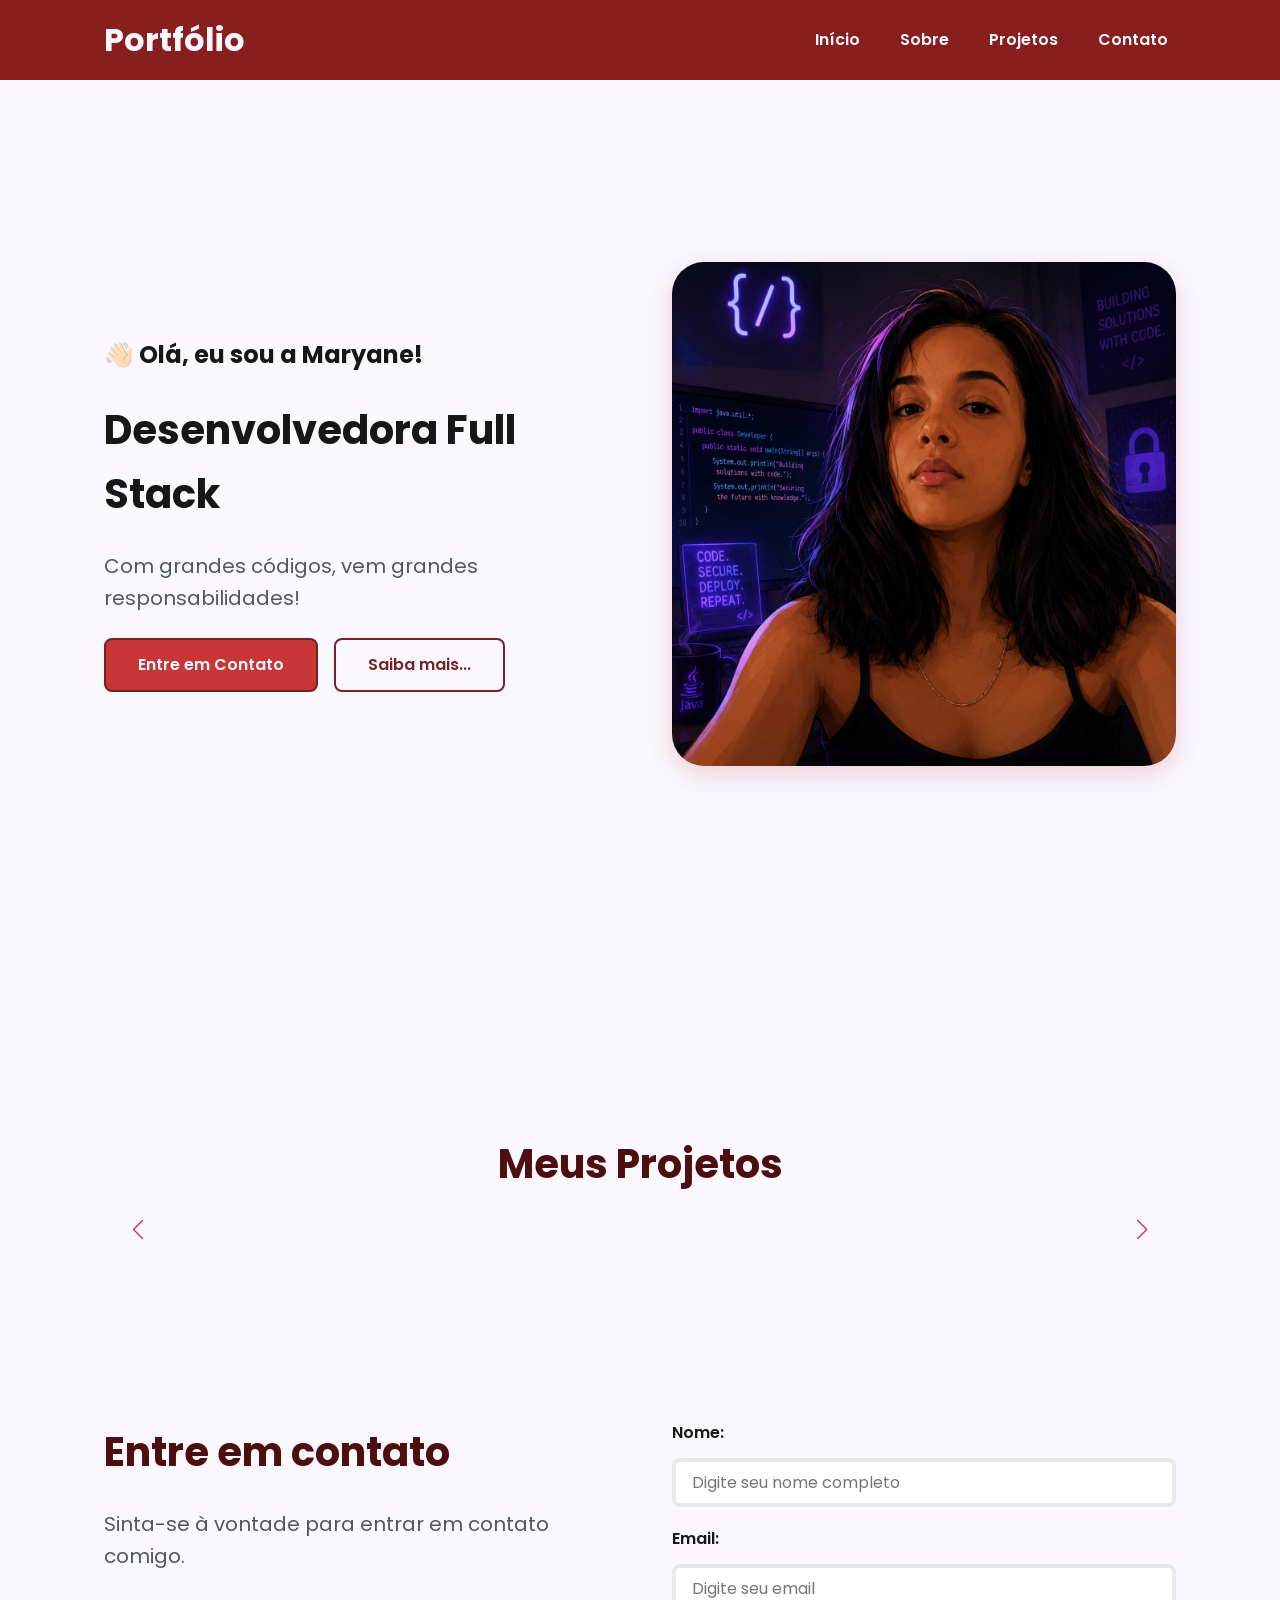
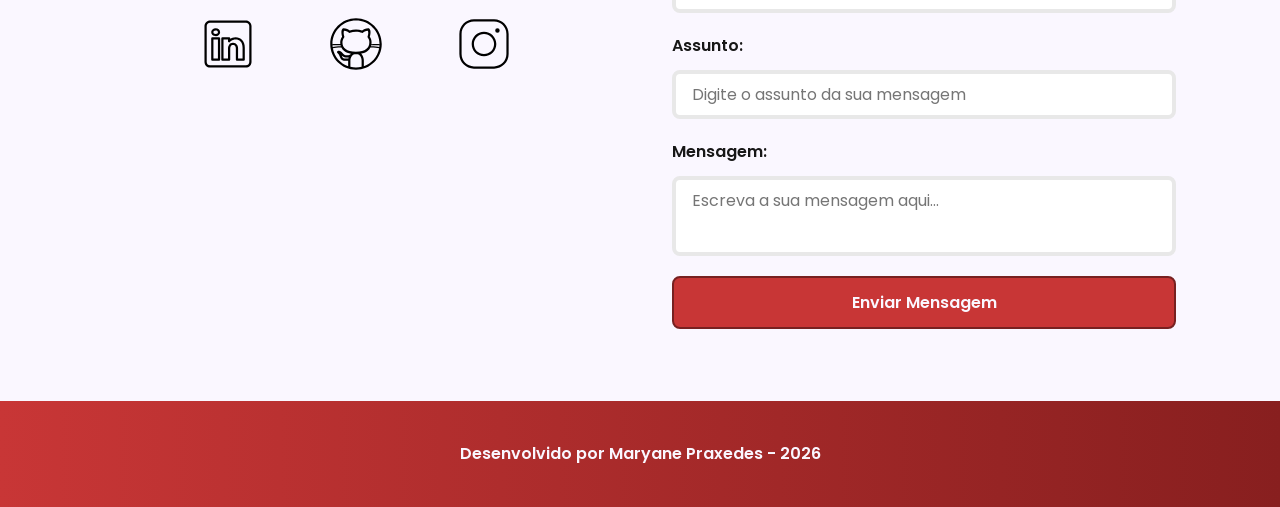
<file: index.html>
<!DOCTYPE html>
<html lang="pt-br">

<head>

    <!-- Fontes do Google -->
    <link rel="preconnect" href="https://fonts.googleapis.com">
    <link rel="preconnect" href="https://fonts.gstatic.com" crossorigin>

    <!-- Fonte do Google - Poppins -->
    <link href="https://fonts.googleapis.com/css2?family=Poppins&display=swap" rel="stylesheet">

    <meta charset="UTF-8">
    <meta name="viewport" content="width=device-width, initial-scale=1.0">

    <meta name="author" content="Maryane Praxedes">

    <meta name="description" content="Portfólio Pessoal da Maryane Praxedes, 
                    desenvolvedora Full Stack especializada em criar experiências 
                    digitais incríveis. Conheça meus projetos e entre em contato.">

    <meta name="robots" content="index, follow">

    <link rel="icon" type="image/svg+xml" href="./assets/img/favicon.svg">

    <!-- SWIPER CSS -->
    <link rel="stylesheet" href="https://cdn.jsdelivr.net/npm/swiper@11/swiper-bundle.min.css">

    <!-- CSS principal da página -->
    <link rel="stylesheet" href="./assets/css/styles.css">

    <title>Portfólio da Maryane</title>
</head>

<body>

    <!--- Cabeçalho da Página -->
    <header>
        <div class="menu-content">
            <!-- Título do cabeçalho -->
            <a href="index.html" id="titulo">Portfólio</a>

            <!-- Menu de Navegação -->
            <nav>
                <ul class="menu-list">
                    <li><a href="#hero">Início</a></li>
                    <li><a href="#about">Sobre</a></li>
                    <li><a href="#projects">Projetos</a></li>
                    <li><a href="#contact">Contato</a></li>

                </ul>
            </nav>
        </div>
    </header>

    <!--- Conteúdo Principal da Página -->
    <main>

        <!-- Seção Hero -->
        <section id="hero" class="section-container hero-container">

            <!-- Boas Vindas-->
            <article class="hero-content">
                <span>👋🏻 Olá, eu sou a Maryane!</span>
                <h1>Desenvolvedora Full Stack</h1>
                <p>Com grandes códigos, vem grandes responsabilidades!</p>

                <div class="buttons-container">
                    <a href="#contact" class="botao">Entre em Contato</a>
                    <a href="#about" class="botao-outline">Saiba mais...</a>
                </div>
            </article>

            <!-- Imagem da Seção Hero -->
            <figure class="hero-image">
                <img src="./eu desenho.png" alt="Foto do autor do site" class="float-animation">
            </figure>

        </section>

        <!-- Seção Sobre Mim -->
        <section id="about" class="section-container about-container">



        </section>

        <!-- Seção Projetos -->
        <section id="projects" class="section-container projects-container">

            <h2>Meus Projetos</h2>

            <!-- Swiper Container -->
            <div class="swiper projects-swiper">
                <div class="swiper-wrapper">

                </div>

                <!-- Botões de Navegação -->
                <div class="swiper-button-next"></div>
                <div class="swiper-button-prev"></div>

                <!-- Paginação -->
                <div class="swiper-pagination"></div>

            </div>

        </section>

        <!-- Seção Contato -->
        <section id="contact" class="section-container contact-container">

            <!-- Redes Sociais-->
            <article class="contact-info">
                <h2>Entre em contato</h2>
                <p>Sinta-se à vontade para entrar em contato comigo.</p>

                <!-- Links das Redes Sociais -->
                <div class="social-container">

                    <a href="https://www.linkedin.com/in/marypraxedes/" target="_blank" class="social-icon"
                        aria-label="LinkedIn">
                        <img src="./assets/icons/social/linkedin.svg" alt="Link para o LinkedIn">
                    </a>

                    <a href="https://github.com/marypraxedes" target="_blank" class="social-icon" aria-label="GitHub">
                        <img src="./assets/icons/social/github.svg" alt="Link para o GitHub">
                    </a>

                    <a href="https://instagram.com/mary_praxedes" target="_blank" class="social-icon"
                        aria-label="Instagram">
                        <img src="./assets/icons/social/instagram.svg" alt="Link para o Instagram">
                    </a>
                </div>
            </article>



            <!-- Formulário de Contato -->
            <form id="formulario" action  = "https://formsubmit.co/64e0d5ed442a7a50af0a026faa2973d2" method = "POST">

                <input type = "hidden" name="_next" value="https://marypraxedes.github.io/portfolio/success.html">
                <input type = "hidden" name="_captcha" value="false">

                <label for="nome">Nome:</label>
                <input id="nome" name="nome" type="text" placeholder="Digite seu nome completo">
                <span id="erro-nome"></span>


                <label for="email">Email:</label>
                <input id="email" name="email" type="text" placeholder="Digite seu email">
                <span id="erro-email"></span>

                <label for="assunto">Assunto:</label>
                <input id="assunto" name="assunto" type="text" placeholder="Digite o assunto da sua mensagem">
                <span id="erro-assunto"></span>

                <label for="mensagem">Mensagem:</label>
                <textarea id="mensagem" name="mensagem" placeholder="Escreva a sua mensagem aqui..."></textarea>
                <span id="erro-mensagem"></span>

                <button class="botao" type="submit">Enviar Mensagem</button>

            </form>

        </section>


    </main>

    <!--- Rodapé da Página -->
    <footer>
        Desenvolvido por Maryane Praxedes - 2026
    </footer>

    <!-- SWIPER JS -->
    <script src="https://cdn.jsdelivr.net/npm/swiper@11/swiper-bundle.min.js"></script>

    <script src="./assets/js/script.js"></script>


</body>

</html>
</file>
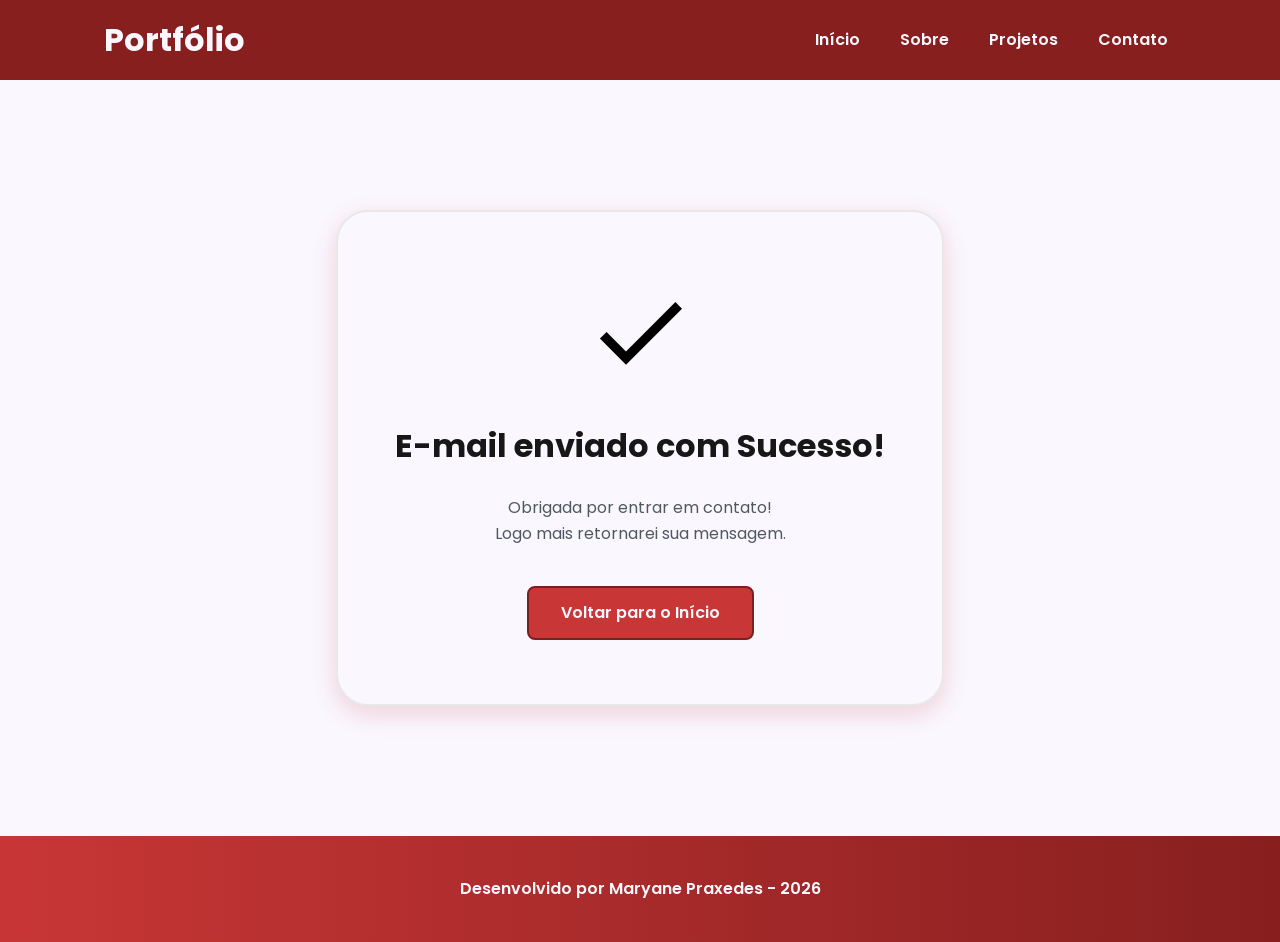
<file: success.html>
<!DOCTYPE html>
<html lang="pt-br">

<head>

    <!-- Fontes do Google -->
    <link rel="preconnect" href="https://fonts.googleapis.com">
    <link rel="preconnect" href="https://fonts.gstatic.com" crossorigin>

    <!-- Fonte do Google - Poppins -->
    <link href="https://fonts.googleapis.com/css2?family=Poppins&display=swap" rel="stylesheet">

    <meta charset="UTF-8">
    <meta name="viewport" content="width=device-width, initial-scale=1.0">
    <meta name="author" content="Maryane Praxedes">
    <meta name="description" content="Portfólio Pessoal da Maryane Praxedes, 
                    desenvolvedora Full Stack especializada em criar experiências 
                    digitais incríveis. Conheça meus projetos e entre em contato.">
    <meta name="robots" content="index, follow">

    <link rel="icon" type="image/svg+xml" href="./assets/img/favicon.svg">

    <!-- CSS principal da página -->
    <link rel="stylesheet" href="./assets/css/styles.css">

    <title>Portfólio da Maryane</title>
</head>

<body>

    <!-- Cabeçalho da Página (header) -->
    <header class="menu-container">
        <div class="menu-content">
            <a href="index.html" id="titulo">Portfólio</a>

            <nav>
                <ul class="menu-list">
                    <li><a href="index.html#hero">Início</a></li>
                    <li><a href="index.html#about">Sobre</a></li>
                    <li><a href="index.html#projects">Projetos</a></li>
                    <li><a href="index.html#contact">Contato</a></li>
                </ul>
            </nav>
        </div>
    </header>

    <!-- Seção Principal da Página (main) -->
    <main>

        <!-- Mensagem de Sucesso -->
        <section class="success-container">
            <article class="success-content">

                <figure class="success-icon">
                    <img src="./assets/img/success.svg" alt="Ilustração de sucesso" class="float-animation" width="20%">
                </figure>

                <h1>E-mail enviado com Sucesso!</h1>
                <h2>Obrigada por entrar em contato! <br> Logo mais retornarei sua mensagem.</h2>

                <a class="botao" href="index.html">Voltar para o Início</a>

            </article>
        </section>

    </main>

    <!-- Rodapé da Página (footer) -->
    <footer>
        Desenvolvido por Maryane Praxedes - 2026
    </footer>

</body>

</html>
</file>
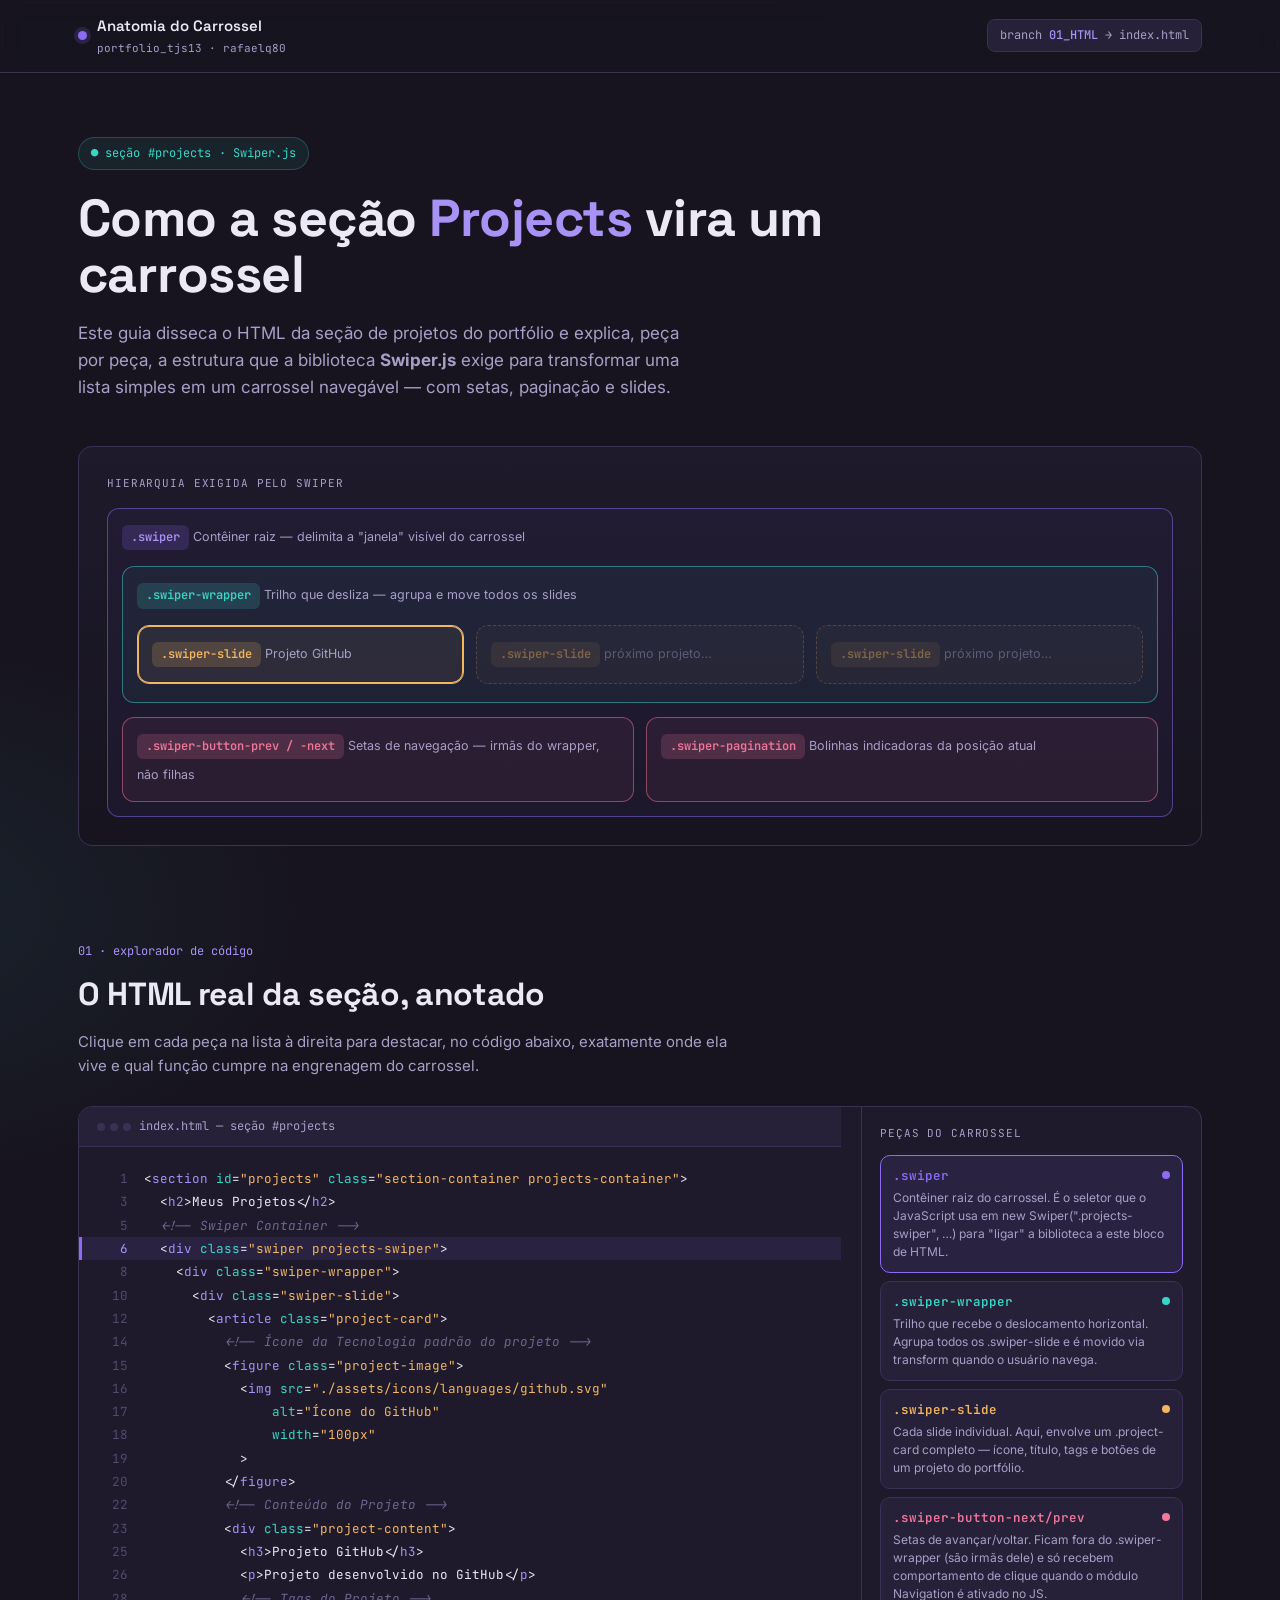
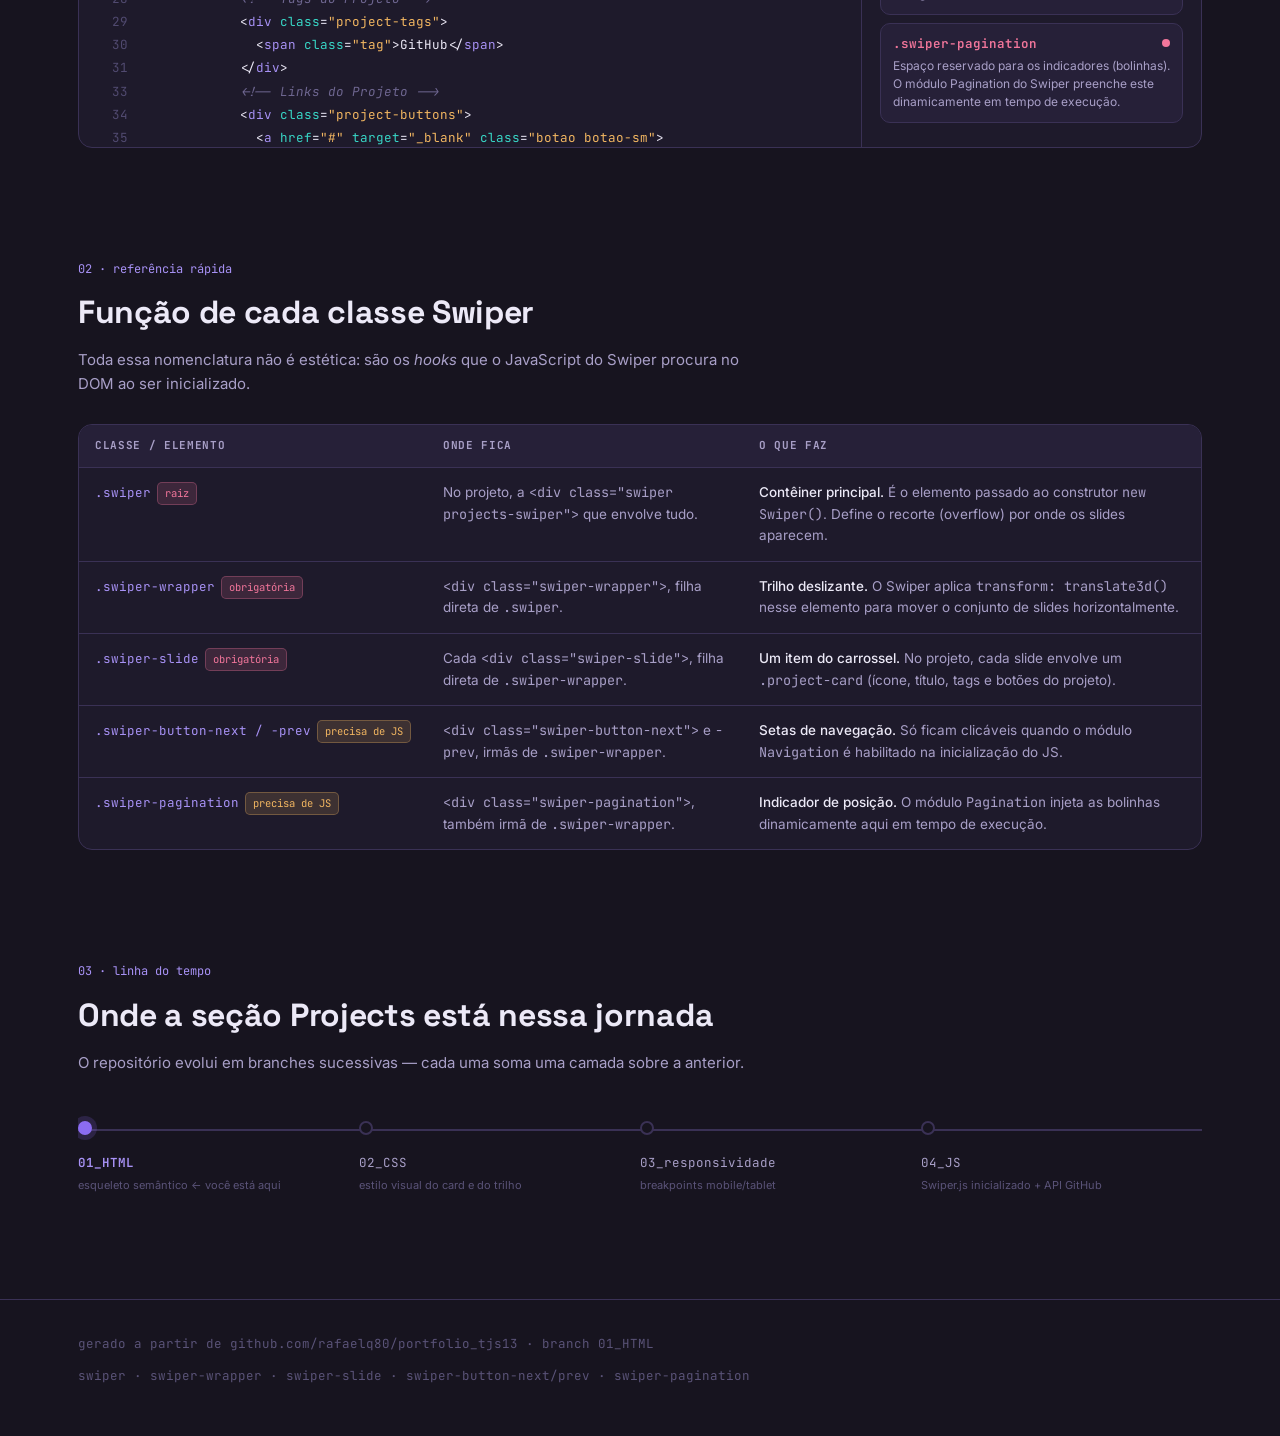
<file: assets/docs/swiper.html>
<!DOCTYPE html>
<html lang="pt-br">
<head>
<meta charset="UTF-8">
<meta name="viewport" content="width=device-width, initial-scale=1.0">
<title>Anatomia do Carrossel Swiper — Seção Projects</title>
<link rel="preconnect" href="https://fonts.googleapis.com">
<link rel="preconnect" href="https://fonts.gstatic.com" crossorigin>
<link href="https://fonts.googleapis.com/css2?family=Space+Grotesk:wght@500;600;700&family=Inter:wght@400;500;600&family=JetBrains+Mono:wght@400;500;600&display=swap" rel="stylesheet">
<style>
  :root{
    --bg: #17141f;
    --bg-soft: #1e1a2b;
    --surface: #262038;
    --surface-2: #2e2745;
    --line: #3a3155;
    --violet: #8b6cf2;
    --violet-soft: #a892f6;
    --slate: #8c86ab;
    --teal: #38d6c6;
    --amber: #f2b661;
    --rose: #f2769b;
    --text: #ece9f7;
    --text-dim: #a89fc7;
    --code-tag: #a892f6;
    --code-attr: #38d6c6;
    --code-str: #f2b661;
    --code-comment: #6e6690;
    --radius: 14px;
    --mono: 'JetBrains Mono', ui-monospace, monospace;
    --display: 'Space Grotesk', sans-serif;
    --body: 'Inter', sans-serif;
  }

  *{box-sizing:border-box;}
  html{scroll-behavior:smooth;}
  body{
    margin:0;
    background:
      radial-gradient(1000px 600px at 85% -10%, rgba(139,108,242,.16), transparent 60%),
      radial-gradient(800px 500px at -10% 30%, rgba(56,214,198,.08), transparent 55%),
      var(--bg);
    color:var(--text);
    font-family:var(--body);
    line-height:1.6;
    -webkit-font-smoothing:antialiased;
  }

  @media (prefers-reduced-motion: reduce){
    html{scroll-behavior:auto;}
    *{animation:none !important; transition:none !important;}
  }

  h1,h2,h3{font-family:var(--display); margin:0; letter-spacing:-.01em;}
  code, pre, .mono{font-family:var(--mono);}
  a{color:inherit;}

  .wrap{max-width:1180px; margin:0 auto; padding:0 28px;}

  /* ---------- TOPBAR ---------- */
  .topbar{
    position:sticky; top:0; z-index:50;
    backdrop-filter:blur(10px);
    background:rgba(23,20,31,.85);
    border-bottom:1px solid var(--line);
  }
  .topbar .wrap{display:flex; align-items:center; justify-content:space-between; padding:14px 28px;}
  .brand{display:flex; align-items:center; gap:10px; font-family:var(--display); font-weight:600; font-size:15px;}
  .brand .dot{width:9px; height:9px; border-radius:50%; background:var(--violet); box-shadow:0 0 0 4px rgba(139,108,242,.18);}
  .brand small{display:block; color:var(--text-dim); font-family:var(--mono); font-weight:400; font-size:11px; margin-top:2px;}
  .path{font-family:var(--mono); font-size:12px; color:var(--text-dim); background:var(--surface); padding:6px 12px; border-radius:8px; border:1px solid var(--line);}
  .path b{color:var(--violet-soft); font-weight:500;}

  /* ---------- HERO ---------- */
  .hero{padding:64px 0 40px;}
  .eyebrow{
    display:inline-flex; align-items:center; gap:8px;
    font-family:var(--mono); font-size:12px; color:var(--teal);
    background:rgba(56,214,198,.08); border:1px solid rgba(56,214,198,.25);
    padding:6px 12px; border-radius:999px; margin-bottom:20px;
  }
  .hero h1{font-size:clamp(32px,4.4vw,52px); line-height:1.08; max-width:780px;}
  .hero h1 span{color:var(--violet-soft);}
  .hero p.lead{max-width:620px; color:var(--text-dim); font-size:17px; margin-top:18px;}

  /* ---------- DIAGRAM (signature element) ---------- */
  .diagram{
    margin-top:44px; border:1px solid var(--line); border-radius:var(--radius);
    background:linear-gradient(180deg, var(--bg-soft), var(--bg));
    padding:28px; overflow-x:auto;
  }
  .diagram-label{font-family:var(--mono); font-size:11px; color:var(--text-dim); margin-bottom:16px; text-transform:uppercase; letter-spacing:.08em;}
  .stack{min-width:640px;}
  .box{border-radius:12px; border:1.5px solid; padding:14px; position:relative; transition:transform .18s ease, box-shadow .18s ease;}
  .box:hover{transform:translateY(-2px);}
  .box .tag{
    font-family:var(--mono); font-size:12px; font-weight:600; display:inline-flex; align-items:center; gap:6px;
    padding:3px 9px; border-radius:6px; margin-bottom:2px;
  }
  .box .desc{font-size:12.5px; color:var(--text-dim); margin-top:4px;}
  .box.swiper{border-color:rgba(139,108,242,.5); background:rgba(139,108,242,.05);}
  .box.swiper > .tag{background:rgba(139,108,242,.18); color:var(--violet-soft);}
  .box.wrapper{border-color:rgba(56,214,198,.5); background:rgba(56,214,198,.05); margin-top:14px;}
  .box.wrapper > .tag{background:rgba(56,214,198,.16); color:var(--teal);}
  .slides-row{display:flex; gap:12px; margin-top:14px; overflow-x:auto; padding-bottom:4px;}
  .box.slide{border-color:rgba(242,182,97,.5); background:rgba(242,182,97,.06); min-width:150px; flex:1;}
  .box.slide > .tag{background:rgba(242,182,97,.18); color:var(--amber);}
  .box.slide.active-repo{border-color:var(--amber); box-shadow:0 0 0 1px var(--amber) inset;}
  .box.slide.ghost{opacity:.45; border-style:dashed;}
  .siblings-row{display:flex; gap:12px; margin-top:14px;}
  .box.nav{border-color:rgba(242,118,155,.5); background:rgba(242,118,155,.06); flex:1;}
  .box.nav > .tag{background:rgba(242,118,155,.18); color:var(--rose);}
  .box.pagination{border-color:rgba(242,118,155,.5); background:rgba(242,118,155,.06); flex:1;}
  .box.pagination > .tag{background:rgba(242,118,155,.18); color:var(--rose);}

  /* ---------- SECTION HEADERS ---------- */
  .section{padding:56px 0;}
  .section-head{margin-bottom:28px; max-width:680px;}
  .section-head .kicker{font-family:var(--mono); font-size:12px; color:var(--violet-soft); margin-bottom:8px;}
  .section-head h2{font-size:clamp(24px,3vw,32px);}
  .section-head p{color:var(--text-dim); margin-top:10px; font-size:15px;}

  /* ---------- EXPLORER (interactive signature) ---------- */
  .explorer{
    display:grid; grid-template-columns:1fr 340px; gap:20px;
    border:1px solid var(--line); border-radius:var(--radius); overflow:hidden;
    background:var(--bg-soft);
  }
  @media (max-width:880px){ .explorer{grid-template-columns:1fr;} }

  .code-pane{padding:0; overflow:auto; max-height:640px;}
  .code-pane .file-tab{
    display:flex; align-items:center; gap:8px; padding:10px 18px; font-family:var(--mono); font-size:12px;
    color:var(--text-dim); border-bottom:1px solid var(--line); background:var(--surface); position:sticky; top:0;
  }
  .file-tab .dots{display:flex; gap:5px;}
  .file-tab .dots span{width:8px; height:8px; border-radius:50%; background:var(--line);}
  pre.code{margin:0; padding:20px 0; font-size:12.6px; line-height:1.85;}
  .line{display:flex; padding:0 18px; border-left:3px solid transparent; cursor:default; white-space:pre;}
  .line .ln{width:28px; flex:none; color:#514a70; user-select:none; text-align:right; margin-right:16px;}
  .line .code-text{white-space:pre-wrap; word-break:break-word;}
  .line.hl{background:rgba(139,108,242,.1); border-left-color:var(--violet);}
  .line.hl .ln{color:var(--violet-soft);}
  .tk-tag{color:var(--code-tag);}
  .tk-attr{color:var(--code-attr);}
  .tk-str{color:var(--code-str);}
  .tk-comment{color:var(--code-comment); font-style:italic;}
  .tk-punc{color:#7a7396;}

  .legend{border-left:1px solid var(--line); padding:18px; overflow:auto; max-height:640px;}
  .legend-title{font-family:var(--mono); font-size:11px; text-transform:uppercase; letter-spacing:.08em; color:var(--text-dim); margin-bottom:12px;}
  .chip{
    display:block; width:100%; text-align:left; background:var(--surface); border:1px solid var(--line);
    border-radius:10px; padding:11px 12px; margin-bottom:8px; cursor:pointer; color:var(--text);
    font-family:var(--body); font-size:13px; transition:border-color .15s ease, background .15s ease;
  }
  .chip .chip-top{display:flex; align-items:center; justify-content:space-between; gap:8px;}
  .chip .chip-name{font-family:var(--mono); font-size:12.5px; font-weight:600;}
  .chip .chip-fn{display:block; margin-top:5px; color:var(--text-dim); font-size:12px; line-height:1.5;}
  .chip.active{border-color:var(--violet); background:rgba(139,108,242,.1);}
  .chip.active .chip-name{color:var(--violet-soft);}
  .chip .swatch{width:8px; height:8px; border-radius:50%; flex:none;}

  /* ---------- TABLE ---------- */
  .table-card{border:1px solid var(--line); border-radius:var(--radius); overflow:hidden; background:var(--bg-soft);}
  table{width:100%; border-collapse:collapse; font-size:13.5px;}
  thead th{
    text-align:left; font-family:var(--mono); font-size:11px; text-transform:uppercase; letter-spacing:.06em;
    color:var(--text-dim); background:var(--surface); padding:12px 16px; border-bottom:1px solid var(--line);
  }
  tbody td{padding:14px 16px; border-bottom:1px solid var(--line); vertical-align:top; color:var(--text-dim);}
  tbody tr:last-child td{border-bottom:none;}
  tbody td.cls{font-family:var(--mono); color:var(--violet-soft); font-size:12.5px; white-space:nowrap;}
  tbody td strong{color:var(--text); font-weight:500;}
  .badge{display:inline-block; font-family:var(--mono); font-size:10.5px; padding:2px 7px; border-radius:5px; margin-left:6px;}
  .badge.required{background:rgba(242,118,155,.15); color:var(--rose); border:1px solid rgba(242,118,155,.3);}
  .badge.needs-js{background:rgba(242,182,97,.15); color:var(--amber); border:1px solid rgba(242,182,97,.3);}

  /* ---------- CALLOUT ---------- */
  .callout{
    display:flex; gap:14px; border:1px solid rgba(242,182,97,.35); background:rgba(242,182,97,.06);
    border-radius:var(--radius); padding:20px 22px; margin-top:20px;
  }
  .callout .icon{font-size:20px; flex:none; margin-top:2px;}
  .callout h3{font-size:15px; margin-bottom:6px; color:var(--amber); font-family:var(--body); font-weight:600;}
  .callout p{margin:0; color:var(--text-dim); font-size:13.5px;}
  .callout code{background:var(--surface); padding:1px 6px; border-radius:4px; color:var(--code-str); font-size:12px;}

  .callout.bug{border-color:rgba(139,108,242,.35); background:rgba(139,108,242,.06);}
  .callout.bug h3{color:var(--violet-soft);}

  /* ---------- ROADMAP ---------- */
  .roadmap{display:flex; gap:0; margin-top:8px; overflow-x:auto;}
  .stop{flex:1; min-width:150px; position:relative; padding:18px 16px 18px 0;}
  .stop::before{content:""; position:absolute; top:26px; left:0; right:-0px; height:2px; background:var(--line);}
  .stop:first-child::before{left:0;}
  .stop .node{
    width:14px; height:14px; border-radius:50%; background:var(--bg); border:2px solid var(--line);
    position:relative; z-index:2; margin-bottom:14px;
  }
  .stop.current .node{border-color:var(--violet); background:var(--violet); box-shadow:0 0 0 5px rgba(139,108,242,.18);}
  .stop .name{font-family:var(--mono); font-size:12.5px; color:var(--text-dim);}
  .stop.current .name{color:var(--violet-soft); font-weight:600;}
  .stop .tag2{display:block; font-size:11px; color:#5a5378; margin-top:3px;}

  footer{border-top:1px solid var(--line); padding:34px 0 50px; margin-top:30px;}
  footer .wrap{display:flex; justify-content:space-between; align-items:center; flex-wrap:wrap; gap:12px;}
  footer p{margin:0; color:#5a5378; font-size:12.5px; font-family:var(--mono);}

  ::selection{background:rgba(139,108,242,.35);}
  ::-webkit-scrollbar{height:8px; width:8px;}
  ::-webkit-scrollbar-thumb{background:var(--line); border-radius:8px;}
</style>
</head>
<body>

  <div class="topbar">
    <div class="wrap">
      <div class="brand">
        <span class="dot"></span>
        <div>
          Anatomia do Carrossel
          <small>portfolio_tjs13 · rafaelq80</small>
        </div>
      </div>
      <div class="path">branch <b>01_HTML</b> → <span id="pathFile">index.html</span></div>
    </div>
  </div>

  <header class="hero">
    <div class="wrap">
      <span class="eyebrow">● seção <code>#projects</code> · Swiper.js</span>
      <h1>Como a seção <span>Projects</span> vira um carrossel</h1>
      <p class="lead">Este guia disseca o HTML da seção de projetos do portfólio e explica, peça por peça, a estrutura que a biblioteca <strong>Swiper.js</strong> exige para transformar uma lista simples em um carrossel navegável — com setas, paginação e slides.</p>

      <div class="diagram">
        <div class="diagram-label">Hierarquia exigida pelo Swiper</div>
        <div class="stack">
          <div class="box swiper">
            <span class="tag">.swiper</span>
            <span class="desc">Contêiner raiz — delimita a "janela" visível do carrossel</span>

            <div class="box wrapper">
              <span class="tag">.swiper-wrapper</span>
              <span class="desc">Trilho que desliza — agrupa e move todos os slides</span>

              <div class="slides-row">
                <div class="box slide active-repo">
                  <span class="tag">.swiper-slide</span>
                  <span class="desc">Projeto GitHub</span>
                </div>
                <div class="box slide ghost">
                  <span class="tag">.swiper-slide</span>
                  <span class="desc">próximo projeto…</span>
                </div>
                <div class="box slide ghost">
                  <span class="tag">.swiper-slide</span>
                  <span class="desc">próximo projeto…</span>
                </div>
              </div>
            </div>

            <div class="siblings-row">
              <div class="box nav">
                <span class="tag">.swiper-button-prev / -next</span>
                <span class="desc">Setas de navegação — irmãs do wrapper, não filhas</span>
              </div>
              <div class="box pagination">
                <span class="tag">.swiper-pagination</span>
                <span class="desc">Bolinhas indicadoras da posição atual</span>
              </div>
            </div>
          </div>
        </div>
      </div>
    </div>
  </header>

  <section class="section">
    <div class="wrap">
      <div class="section-head">
        <div class="kicker">01 · explorador de código</div>
        <h2>O HTML real da seção, anotado</h2>
        <p>Clique em cada peça na lista à direita para destacar, no código abaixo, exatamente onde ela vive e qual função cumpre na engrenagem do carrossel.</p>
      </div>

      <div class="explorer">
        <div class="code-pane">
          <div class="file-tab">
            <span class="dots"><span></span><span></span><span></span></span>
            index.html — seção #projects
          </div>
          <pre class="code" id="codeBlock"></pre>
        </div>
        <div class="legend">
          <div class="legend-title">Peças do carrossel</div>
          <div id="chipList"></div>
        </div>
      </div>
    </div>
  </section>

  <section class="section">
    <div class="wrap">
      <div class="section-head">
        <div class="kicker">02 · referência rápida</div>
        <h2>Função de cada classe Swiper</h2>
        <p>Toda essa nomenclatura não é estética: são os <em>hooks</em> que o JavaScript do Swiper procura no DOM ao ser inicializado.</p>
      </div>

      <div class="table-card">
        <table>
          <thead>
            <tr><th>Classe / elemento</th><th>Onde fica</th><th>O que faz</th></tr>
          </thead>
          <tbody>
            <tr>
              <td class="cls">.swiper<span class="badge required">raiz</span></td>
              <td>No projeto, a <code>&lt;div class="swiper projects-swiper"&gt;</code> que envolve tudo.</td>
              <td><strong>Contêiner principal.</strong> É o elemento passado ao construtor <code>new Swiper()</code>. Define o recorte (overflow) por onde os slides aparecem.</td>
            </tr>
            <tr>
              <td class="cls">.swiper-wrapper<span class="badge required">obrigatória</span></td>
              <td><code>&lt;div class="swiper-wrapper"&gt;</code>, filha direta de <code>.swiper</code>.</td>
              <td><strong>Trilho deslizante.</strong> O Swiper aplica <code>transform: translate3d()</code> nesse elemento para mover o conjunto de slides horizontalmente.</td>
            </tr>
            <tr>
              <td class="cls">.swiper-slide<span class="badge required">obrigatória</span></td>
              <td>Cada <code>&lt;div class="swiper-slide"&gt;</code>, filha direta de <code>.swiper-wrapper</code>.</td>
              <td><strong>Um item do carrossel.</strong> No projeto, cada slide envolve um <code>.project-card</code> (ícone, título, tags e botões do projeto).</td>
            </tr>
            <tr>
              <td class="cls">.swiper-button-next / -prev<span class="badge needs-js">precisa de JS</span></td>
              <td><code>&lt;div class="swiper-button-next"&gt;</code> e <code>-prev</code>, irmãs de <code>.swiper-wrapper</code>.</td>
              <td><strong>Setas de navegação.</strong> Só ficam clicáveis quando o módulo <code>Navigation</code> é habilitado na inicialização do JS.</td>
            </tr>
            <tr>
              <td class="cls">.swiper-pagination<span class="badge needs-js">precisa de JS</span></td>
              <td><code>&lt;div class="swiper-pagination"&gt;</code>, também irmã de <code>.swiper-wrapper</code>.</td>
              <td><strong>Indicador de posição.</strong> O módulo <code>Pagination</code> injeta as bolinhas dinamicamente aqui em tempo de execução.</td>
            </tr>
          </tbody>
        </table>
      </div>

    </div>
  </section>

  <section class="section">
    <div class="wrap">
      <div class="section-head">
        <div class="kicker">03 · linha do tempo</div>
        <h2>Onde a seção Projects está nessa jornada</h2>
        <p>O repositório evolui em branches sucessivas — cada uma soma uma camada sobre a anterior.</p>
      </div>
      <div class="roadmap">
        <div class="stop current"><div class="node"></div><span class="name">01_HTML</span><span class="tag2">esqueleto semântico ← você está aqui</span></div>
        <div class="stop"><div class="node"></div><span class="name">02_CSS</span><span class="tag2">estilo visual do card e do trilho</span></div>
        <div class="stop"><div class="node"></div><span class="name">03_responsividade</span><span class="tag2">breakpoints mobile/tablet</span></div>
        <div class="stop"><div class="node"></div><span class="name">04_JS</span><span class="tag2">Swiper.js inicializado + API GitHub</span></div>
      </div>
    </div>
  </section>

  <footer>
    <div class="wrap">
      <p>gerado a partir de github.com/rafaelq80/portfolio_tjs13 · branch 01_HTML</p>
      <p>swiper · swiper-wrapper · swiper-slide · swiper-button-next/prev · swiper-pagination</p>
    </div>
  </footer>

<script>
(function(){
  // Código real da seção #projects, tokenizado em spans para o painel de anotação.
  // Cada linha carrega um data-part opcional que a liga a um chip da legenda.
  const lines = [
    {t:'&lt;section id="projects" class="section-container projects-container"&gt;', part:null},
    {t:'', part:null},
    {t:'  &lt;h2&gt;Meus Projetos&lt;/h2&gt;', part:null},
    {t:'', part:null},
    {t:'  &lt;!-- Swiper Container --&gt;', part:null, comment:true},
    {t:'  &lt;div class="swiper projects-swiper"&gt;', part:'swiper'},
    {t:'', part:'swiper'},
    {t:'    &lt;div class="swiper-wrapper"&gt;', part:'wrapper'},
    {t:'', part:'wrapper'},
    {t:'      &lt;div class="swiper-slide"&gt;', part:'slide'},
    {t:'', part:'slide'},
    {t:'        &lt;article class="project-card"&gt;', part:'slide'},
    {t:'', part:'slide'},
    {t:'          &lt;!-- Ícone da Tecnologia padrão do projeto --&gt;', part:'slide', comment:true},
    {t:'          &lt;figure class="project-image"&gt;', part:'slide'},
    {t:'            &lt;img src="./assets/icons/languages/github.svg"', part:'slide'},
    {t:'                alt="Ícone do GitHub"', part:'slide'},
    {t:'                width="100px"', part:'slide'},
    {t:'            &gt;', part:'slide'},
    {t:'          &lt;/figure&gt;', part:'slide'},
    {t:'', part:'slide'},
    {t:'          &lt;!-- Conteúdo do Projeto --&gt;', part:'slide', comment:true},
    {t:'          &lt;div class="project-content"&gt;', part:'slide'},
    {t:'', part:'slide'},
    {t:'            &lt;h3&gt;Projeto GitHub&lt;/h3&gt;', part:'slide'},
    {t:'            &lt;p&gt;Projeto desenvolvido no GitHub&lt;/p&gt;', part:'slide'},
    {t:'', part:'slide'},
    {t:'            &lt;!-- Tags do Projeto --&gt;', part:'slide', comment:true},
    {t:'            &lt;div class="project-tags"&gt;', part:'slide'},
    {t:'              &lt;span class="tag"&gt;GitHub&lt;/span&gt;', part:'slide'},
    {t:'            &lt;/div&gt;', part:'slide'},
    {t:'', part:'slide'},
    {t:'            &lt;!-- Links do Projeto --&gt;', part:'slide', comment:true},
    {t:'            &lt;div class="project-buttons"&gt;', part:'slide'},
    {t:'              &lt;a href="#" target="_blank" class="botao botao-sm"&gt;', part:'slide'},
    {t:'                GitHub', part:'slide'},
    {t:'              &lt;/a&gt;', part:'slide'},
    {t:'              &lt;a href="#" target="_blank" class="botao-outline botao-sm"&gt;', part:'slide'},
    {t:'                Deploy', part:'slide'},
    {t:'              &lt;/a&gt;', part:'slide'},
    {t:'            &lt;/div&gt;', part:'slide'},
    {t:'', part:'slide'},
    {t:'          &lt;/div&gt;', part:'slide'},
    {t:'', part:'slide'},
    {t:'        &lt;/article&gt;', part:'slide'},
    {t:'', part:'slide'},
    {t:'      &lt;/div&gt; &lt;!-- fecha o slide --&gt;', part:'slide'},
    {t:'', part:'wrapper'},
    {t:'    &lt;/div&gt;', part:'wrapper'},
    {t:'', part:'swiper'},
    {t:'    &lt;!-- Botões de Navegação --&gt;', part:'nav', comment:true},
    {t:'    &lt;div class="swiper-button-next"&gt;&lt;/div&gt;', part:'nav'},
    {t:'    &lt;div class="swiper-button-prev"&gt;&lt;/div&gt;', part:'nav'},
    {t:'', part:'swiper'},
    {t:'    &lt;!-- Paginação --&gt;', part:'pagination', comment:true},
    {t:'    &lt;div class="swiper-pagination"&gt;&lt;/div&gt;', part:'pagination'},
    {t:'', part:null},
    {t:'  &lt;/div&gt;', part:'swiper'},
    {t:'', part:null},
    {t:'&lt;/section&gt;', part:null},
  ];

  const parts = {
    swiper:     {name:'.swiper',                color:'#8b6cf2', fn:'Contêiner raiz do carrossel. É o seletor que o JavaScript usa em new Swiper(".projects-swiper", …) para "ligar" a biblioteca a este bloco de HTML.'},
    wrapper:    {name:'.swiper-wrapper',         color:'#38d6c6', fn:'Trilho que recebe o deslocamento horizontal. Agrupa todos os .swiper-slide e é movido via transform quando o usuário navega.'},
    slide:      {name:'.swiper-slide',           color:'#f2b661', fn:'Cada slide individual. Aqui, envolve um .project-card completo — ícone, título, tags e botões de um projeto do portfólio.'},
    nav:        {name:'.swiper-button-next/prev',color:'#f2769b', fn:'Setas de avançar/voltar. Ficam fora do .swiper-wrapper (são irmãs dele) e só recebem comportamento de clique quando o módulo Navigation é ativado no JS.'},
    pagination: {name:'.swiper-pagination',      color:'#f2769b', fn:'Espaço reservado para os indicadores (bolinhas). O módulo Pagination do Swiper preenche este <div> dinamicamente em tempo de execução.'}
  };

  const codeBlock = document.getElementById('codeBlock');
  const chipList = document.getElementById('chipList');

  function highlight(raw){
    const M1 = '\u0001', M2 = '\u0002'; // marcadores temporários, fora do alfabeto do HTML
    let out = raw.replace(/(&lt;\/?)([a-zA-Z0-9]+)/g, (m, p1, p2) => p1 + M1 + 'TAG' + M2 + p2 + M1 + M2);
    out = out.replace(/([a-zA-Z-]+)(=)(&quot;|")([^"]*)(&quot;|")/g, (m, p1, p2, p3, p4, p5) =>
      M1 + 'ATTR' + M2 + p1 + M1 + M2 + p2 + M1 + 'STR' + M2 + p3 + p4 + p5 + M1 + M2
    );
    out = out.replace(new RegExp(M1+'TAG'+M2+'(.*?)'+M1+M2, 'g'), '<span class="tk-tag">$1</span>');
    out = out.replace(new RegExp(M1+'ATTR'+M2+'(.*?)'+M1+M2, 'g'), '<span class="tk-attr">$1</span>');
    out = out.replace(new RegExp(M1+'STR'+M2+'(.*?)'+M1+M2, 'g'), '<span class="tk-str">$1</span>');
    return out;
  }

  lines.forEach((line, i) => {
    const row = document.createElement('div');
    row.className = 'line' + (line.part ? ' part-'+line.part : '');
    if(line.part) row.dataset.part = line.part;
    const ln = document.createElement('span');
    ln.className = 'ln';
    ln.textContent = line.t ? (i+1) : '';
    const codeText = document.createElement('span');
    codeText.className = 'code-text' + (line.comment ? ' tk-comment' : '');
    codeText.innerHTML = line.comment ? line.t : highlight(line.t);
    row.appendChild(ln);
    row.appendChild(codeText);
    codeBlock.appendChild(row);
  });

  Object.keys(parts).forEach(key => {
    const p = parts[key];
    const chip = document.createElement('button');
    chip.className = 'chip';
    chip.dataset.part = key;
    chip.innerHTML =
      '<span class="chip-top">' +
        '<span class="chip-name" style="color:'+p.color+'">'+p.name+'</span>' +
        '<span class="swatch" style="background:'+p.color+'"></span>' +
      '</span>' +
      '<span class="chip-fn">'+p.fn+'</span>';
    chip.addEventListener('click', () => selectPart(key, chip));
    chipList.appendChild(chip);
  });

  function selectPart(key, chipEl){
    document.querySelectorAll('.chip').forEach(c => c.classList.remove('active'));
    document.querySelectorAll('.line').forEach(l => l.classList.remove('hl'));
    chipEl.classList.add('active');
    const target = document.querySelector('.line[data-part="'+key+'"]');
    document.querySelectorAll('.line[data-part="'+key+'"]').forEach(l => l.classList.add('hl'));
    if(target) target.scrollIntoView({block:'center', behavior:'smooth'});
  }

  // seleciona .swiper por padrão para orientar o primeiro olhar
  const firstChip = chipList.querySelector('.chip');
  if(firstChip) selectPart('swiper', firstChip);
})();
</script>
</body>
</html>
</file>
<file: assets/css/styles.css>
* {
    margin: 0;
    padding: 0;
    box-sizing: border-box;
    font-family: 'Poppins', sans-serif;
    font-weight: 400;
    text-decoration: none;
    outline: none;
}

/* Variáveis */
:root {
    /* Paleta de Cores - Red */
    --red-50: #ffeaea;
    --red-100: #fadcdc;
    --red-200: #f0b3b3;
    --red-300: #e58686;
    --red-400: #db6060;
    --red-500: #c83636;
    --red-600: #a02c2c;
    --red-700: #772121;
    --red-800: #881f1f;
    --red-900: #4d0e0e;
    --red-950: #300707;

    /* Cores Neutras */
    --gray-200: #e8e8e8;
    --gray-400: #505861;
    --black: #171717;
    --white: #FAF7FF;

    /* Cores de Estado */
    --error: #e63946;

    /* Sombras */
    --shadow-sm: 0 0.25rem 0.5rem rgba(0, 0, 0, 0.05);
    --shadow-md: 0 0.25rem 0.75rem rgba(200, 54, 54, 0.3);
    --shadow-lg: 0 0.5rem 1.5rem rgba(200, 54, 54, 0.2);

    /* Espaçamentos */
    --spacing-xs: 0.5rem;
    --spacing-sm: 1rem;
    --spacing-md: 1.5rem;
    --spacing-lg: 2rem;
    --spacing-xl: 3rem;
    --spacing-2xl: 4rem;

    /* Tamanhos de Fonte */
    --text-sm: 0.75rem;
    --text-base: 1rem;
    --text-lg: 1.25rem;
    --text-xl: 1.5rem;
    --text-2xl: 2rem;
    --text-3xl: 2.5rem;

    /* Border Radius */
    --radius-sm: 0.25rem;
    --radius-md: 0.5rem;
    --radius-lg: 1rem;
    --radius-xl: 2rem;
    --radius-full: 50%;

    /* Animação Padrão */
    --transition-default: all 0.3s ease;
}

html {
    scroll-behavior: smooth;
}

body {
    display: flex;
    flex-direction: column;
    min-height: 100vh;
    background-color: var(--white);
    color: var(--black);
    font-size: var(--text-base);
    line-height: 1.6;
}

main {
    flex: 1;
    padding: var(--spacing-md);
}

.section-container {
    max-width: 70rem;
    margin: 0 auto;
    padding: var(--spacing-xl) var(--spacing-md);
    scroll-margin-top: 6rem;
}

.buttons-container {
    display: flex;
    gap: var(--spacing-sm);
}

.botao,
.botao-outline {
    display: inline-block;
    padding: 0.75rem 2rem;
    border: 0.15rem solid transparent;
    border-radius: var(--radius-md);
    font-size: var(--text-base);
    font-weight: 600;
    text-align: center;
    cursor: pointer;
    transition: var(--transition-default);
}

.botao {
    border-color: var(--red-700);
    background-color: var(--red-500);
    color: var(--white);
}

.botao:hover {
    border-color: var(--red-800);
    background-color: var(--red-500);
    box-shadow: var(--shadow-md);
    transform: translateY(-0.25rem);
}

.botao-outline {
    border-color: var(--red-700);
    background-color: transparent;
    color: var(--red-700);
}

.botao-outline:hover {
    border-color: var(--red-800);
    background-color: var(--red-500);
    color: var(--white);
    transform: translateY(-0.25rem);
}

/* Botões pequenos - Card Projetos */

.botao.botao-sm,
.botao-outline.botao-sm {
    min-width: 6rem;
    padding: 0.25rem var(--spacing-sm);
    border-width: 0.125rem;
    border-radius: 0.25rem;
    font-size: var(--text-sm);
}

header {
    position: sticky;
    top: 0;
    z-index: 1000;
    width: 100%;
    height: 5rem;
    border-bottom: var (--spacing-xs) solid var(--gray-200);
    box-shadow: var(--red-800);
    background-color: var(--red-800);
}

header a {
    color: var(--white);
    transition: color 0.3s ease;
    font-weight: 600;
}

header a:hover {
    color: var(--red-100);
}

#titulo {
    font-size: var(--text-2xl);
    font-weight: 700;
}

.menu-content {
    display: flex;
    justify-content: space-between;
    align-items: center;
    max-width: 70rem;
    height: 100%;
    margin: 0 auto;
    padding: 0 var(--spacing-md);
}

.menu-list {
    display: flex;
    gap: var(--spacing-md);
    list-style: none;
}

.menu-list a {
    padding: var(--spacing-xs);
}

/* Seção Hero*/
.hero-container {
    display: flex;
    align-items: center;
    gap: var(--spacing-2xl);
    min-height: calc(100vh - 5rem);
}

.hero-content {
    display: flex;
    flex: 1;
    flex-direction: column;
    gap: var(--spacing-md);
}

.hero-content span {
    font-size: var(--text-xl);
    font-weight: 700;
}

.hero-content h1 {
    font-size: var(--text-3xl);
    font-weight: 700;
}

/* configura todos os parágrafos */
.hero-content p,
.about-content p,
.contact-info p {
    font-size: var(--text-lg);
    color: var(--gray-400);
}

.hero-image {
    flex: 1;
    display: flex;
    justify-content: center;
}

.hero-image img {
    width: 100%;
    max-width: 100%;
    border-radius: var(--radius-xl);
    box-shadow: var(--shadow-lg);
}

/* Animação Flutuante */
@keyframes float {

    0%,
    100% {
        transform: translateY(0);
    }

    50% {
        transform: translateY(-1.25rem);
    }

}

/* Usa animação */
.float-animation {
    animation: float 3s ease-in-out infinite;
}


/* Seção About */

.about-container {
    display: flex;
    flex-direction: row;
    align-items: center;
    gap: var(--spacing-2xl);
}

/* Imagem de perfil */
.about-image {
    flex: 1;
    display: flex;
    justify-content: center;
    align-items: center;
}

.about-image img {
    width: 100%;
    max-width: 22rem;
    height: auto;
    border-radius: var(--radius-xl);
    box-shadow: var(--shadow-lg);
    background-color: var(--red-50);
}

/* Conteúdo de Texto */
.about-content {
    flex: 1;
    display: flex;
    align-items: flex-start;
    flex-direction: column;
    gap: var(--spacing-md);
}

.about-content h2,
.projects-container h2,
.contact-info h2 {
    font-size: var(--text-3xl);
    font-weight: 700;
    color: var(--red-900);
}

/* Container de Botões + Estatísticas */
.about-buttons-data {
    display: flex;
    flex-direction: column;
    gap: var(--spacing-md);
    width: 100%;
}

/* Estatísticas do GitHub (Seguidores / Repositórios) */
.data-container {
    display: flex;
    gap: var(--spacing-xl);
}

.data-item {
    display: flex;
    flex-direction: column;
}

.data-number {
    font-size: var(--text-2xl);
    font-weight: 700;
    color: var(--red-600);
    line-height: 1.2;
}

.data-label {
    font-size: var(--text-sm);
    color: var(--gray-400);
    font-weight: 600;
}

/* Responsividade (Telas menores) */
@media (max-width: 768px) {
    .about-container {
        flex-direction: column;
        text-align: center;
    }

    .about-buttons-data {
        align-items: center;
    }

    .data-container {
        justify-content: center;
    }
}

/* projects */

.projects-container {
    scroll-margin-top: 3rem;
    margin: var(--spacing-2xl) auto;
    text-align: center;
}

.projects-swiper {
    position: relative;
    width: 100%;
    padding: var(--spacing-sm) var(--spacing-xl) var(--spacing-xl);
    overflow: hidden;
}

/* cards projects */

.project-card {
    display: flex;
    flex-direction: column;
    width: 100%;
    height: 100%;
    border: 0.15rem solid var(--grey-200);
    border-radius: var(--radius-lg);
    background-color: var(--white);
    box-shadow: var(--shadow-sm);
    overflow: hidden;
    transition: var(--transition-default);
}

.project-card:hover {
    box-shadow: var(--shadow-lg);
}

.project-image {
    display: flex;
    justify-content: center;
    align-items: center;
    width: 100%;
    height: 10rem;
    background: linear-gradient(135deg, var(--red-50) 0%, var(--red-100) 100%);
}

.project-image img {
    width: 75%;
    height: 75%;
    max-width: 7rem;
    max-height: 7rem;
    object-fit: contain;
    transition: transform 0.3s ease;
}

.project-content {
    display: flex;
    flex-direction: column;
    justify-content: space-between;
    text-align: left;
    flex: 1;
    padding: var(--spacing-md);
}

.project-content h3 {
    font-size: var(--text-lg);
    font-weight: 700;
    margin-bottom: 0.75rem;
}

.project-content p {
    flex: 1;
    font-size: var(--text-base);
    color: var(--gray-400);
    margin-bottom: var(--spacing-sm);
}

.project-tags {
    display: flex;
    flex-wrap: wrap;
    gap: var(--spacing-xs);
}

.tag {
    padding: 0.375rem 0.75rem;
    border-radius: var(--radius-sm);
    background-color: var(--red-100);
    font-size: var(--text-sm);
    font-weight: 600;
    color: var(--red-800);
}

.project-buttons {
    display: flex;
    justify-content: center;
    align-items: center;
    gap: 0.75rem;
    margin-top: var(--spacing-sm);
}

/* Configuração do Swiper */

.swiper-wrapper {

    align-items: stretch;

}

.swiper-slide {

    display: flex;

    height: auto;

}

/* Botões do Swiper (navegação) */

.swiper-button-next,

.swiper-button-prev {

    width: 3rem;

    height: 3rem;

}

.swiper-button-next:after,

.swiper-button-prev:after {

    font-size: var(--text-lg);

    color: var(--red-500);

}

.swiper-button-next:hover:after,

.swiper-button-prev:hover:after {

    color: var(--red-800);

}

/* Indicadores de paginação */

.swiper-pagination-bullet {

    width: 0.75rem;

    height: 0.75rem;

    background-color: var(--gray-200);

    opacity: 1;

}

.swiper-pagination-bullet-active {

    width: var(--spacing-lg);

    border-radius: var(--radius-sm);

    background-color: var(--red-500);

}

.contact-container {
    display: grid;
    grid-template-columns: 1fr 1fr;
    gap: var(--spacing-2xl);
}

.contact-info h2 {
    margin-bottom: var(--spacing-md);
}

.contact-info p {
    margin-bottom: var(--spacing-lg);
}

.social-container {
    display: flex;
    justify-content: center;
    gap: var(--spacing-xl);
}

.social-icon {
    width: 5rem;
    height: 5rem;
    padding: 0.75rem;
    border-radius: var(--radius-md);
    transition: var(--transition-default);
}

.social-icon img {
    width: 100%;
    filter: brightness(0) saturate(100%);
    transition: filter 0.3s ease;
}

.social-icon img:hover {

    filter: brightness(0) saturate(100%) invert(42%) sepia(93%) saturate(1352%) hue-rotate(243deg) brightness(79%) contrast(91%);

}

/* formulário */

form {
    display: flex;
    flex-direction: column;
    gap: 0.75rem;
}

form label {
    font-size: var(--text-base);
    font-weight: 600;
}

form input,
form textarea {
    width: 100%;
    padding: 0.5rem var(--spacing-sm);
    border: 0.25rem solid var(--gray-200);
    border-radius: var(--radius-md);
    font-family: inherit;
    font-size: var(--text-base);
    transition: border-color 0.3s ease;
}

form input:focus,
form textarea:focus {
    border-color: var(--purple-500);
    outline: none;
}

form textarea {
    resize: none;
    min-height: 5rem;
}

form span {
    margin-top: -0.27rem;
    font-size: var(--text-sm);
    color: var(--error);
}

/* Footer */

footer {
    padding: 2.5rem;
    background: linear-gradient(to right, var(--red-500), var(--red-800));
    font-weight: 600;
    text-align: center;
    color: var(--white);
}

/* seção sucesso */

.success-container {
    display: flex;
    justify-content: center;
    align-items: center;
    min-height: calc(100vh - 12rem);
    /* Centraliza o card entre o header e o footer */
    padding: var(--spacing-xl) var(--spacing-md);
}

.success-content {
    display: flex;
    flex-direction: column;
    align-items: center;
    text-align: center;
    gap: var(--spacing-md);
    max-width: 38rem;
    width: 100%;
    padding: var(--spacing-2xl) var(--spacing-xl);
    background-color: var(--white);
    border: 0.15rem solid var(--gray-200);
    border-radius: var(--radius-xl);
    box-shadow: var(--shadow-lg);
}

.success-icon {
    display: flex;
    justify-content: center;
    align-items: center;
    margin-bottom: var(--spacing-xs);
}

.success-icon img {
    width: 7rem;
    height: auto;
}

.success-content h1 {
    font-size: var(--text-2xl);
    font-weight: 700;
    color: var(--purple-900);
}

.success-content h2 {
    font-size: var(--text-base);
    font-weight: 400;
    color: var(--gray-400);
    line-height: 1.6;
}

.success-content .botao {
    margin-top: var(--spacing-sm);
}

/* Responsividade para telas menores */
@media (max-width: 480px) {
    .success-content {
        padding: var(--spacing-xl) var(--spacing-md);
    }

    .success-content h1 {
        font-size: var(--text-xl);
    }
}

/* Responsividade Tablet */
@media screen and (max-width: 1024px) {
    .section-container {
        padding: var(--spacing-lg) var(--spacing-md);
    }

    .section-container h1 {
        font-size: var(--text-3xl);
    }

    .section-container h2 {
        font-size: var(--text-2xl);
    }

    .section-container p {
        font-size: var(--text-base);
    }

    .section-container span {
        font-size: var(--text-lg);
    }

     #about .about-content h2 {
        width: 100%;
        text-align: center;
    }

    .success-content h1 {
        font-size: var(--text-3xl);
    }

    .success-content h2 {
        font-size: var(--text-lg);
    }

    #titulo {
        font-size: var(--text-xl);
    }

    @media screen and (max-width: 768px) {
        .menu-list {
            display: none;
        }
    }

    .hero-container {
        flex-direction: column-reverse;
        gap: var(--spacing-lg);
        min-height: 60vh;
        text-align: center;
    }

    .hero-content,
    .hero-image {
        width: 90%;
    }

    .hero-image img {
        object-fit: cover;
    }

    .buttons-container {
        justify-content: center;
        width: 100%;
    }

    .hero-container .botao,
    .hero-container .botao-outline {
        padding: 0.5rem 1.5rem;
        font-size: var(--text-base);
        white-space: nowrap;
    }

    /* Responsividade Tablet Seção About */
    .about-container {
        flex-direction: column;
        gap: var(--spacing-lg);
        margin: var(--spacing-lg);
        padding: var(--spacing-lg);
    }

    .about-image {
        display: flex;
        justify-content: center;
        flex: 1;
        width: 100%;
    }

    .about-image img {
        width: 100%;
        max-width: 16rem;
    }

    .about-content {
        width: 100%;
    }

    .about-buttons-data {
        align-items: stretch;
        flex-direction: column;
        gap: var(--spacing-md);
    }

    .about-buttons-data .botao {
        margin-right: 0;
    }

    .data-container {
        justify-content: center;
        width: 100%;
    }

    /* Responsividade Tablet Seção Projects */
    .projects-container {
        margin: var(--spacing-sm) var(--spacing-lg);
    }

    .projects-swiper {
        margin: 0;
        padding: var(--spacing-sm) var(--spacing-lg) 2.5rem;
    }

    .project-card {
        height: 30rem;
        width: 100%;
        min-height: 30rem;
        max-height: 30rem;
        max-width: 100%;
    }

    .project-content {
        display: flex;
        flex-direction: column;
        justify-content: space-between;
        height: 100%;
    }

    .project-content p {
        flex: 1;
        overflow: hidden;
    }

    .project-tags {
        min-height: 2.5rem;
        align-items: flex-start;
    }

    .swiper-wrapper {
        align-items: stretch;
    }

    .swiper-slide {
        display: flex;
        justify-content: center;
        align-items: stretch;
        height: auto;
    }

    .swiper-button-next,
    .swiper-button-prev {
        display: none;
    }

    /* Responsividade Tablet Seção Contact */
    .contact-container {
        grid-template-columns: 1fr;
        gap: var(--spacing-lg);
        width: 90%;
        margin: 0 auto;
    }

    /* Responsividade Tablet Seção Success */
    .success-container {
        padding: var(--spacing-xl) var(--spacing-md);
        min-height: calc(100vh - 10rem);
    }

    .success-content {
        gap: var(--spacing-lg);
        max-width: 35rem;
    }

    .success-icon {
        width: 6rem;
        height: 6rem;
    }

    .success-icon img {
        width: 5rem;
        height: 5rem;
    }


}

/* Responsividade Mobile */
@media screen and (max-width: 480px) {
    .section-container {
        padding: var(--spacing-md) var(--spacing-sm);
    }

    .section-container h1 {
        font-size: var(--text-2xl);
    }

    .section-container h2 {
        font-size: var(--text-xl);
    }

    .section-container p {
        font-size: var(--text-sm);
    }

    .section-container span {
        font-size: var(--text-base);
    }

    #titulo {
        font-size: var(--text-lg);
    }

    .menu-list {
        display: none;
    }

    .hero-container {
        flex-direction: column-reverse;
        gap: var(--spacing-md);
        min-height: auto;
        padding: var(--spacing-md) 0;
    }

    .hero-content,
    .hero-image {
        width: 100%;
    }

    .hero-content {
        text-align: center;
    }

    .hero-image img {
        width: 80%;
        max-width: 18rem;
        height: auto;
        object-fit: cover;
    }

    .buttons-container {
        flex-direction: column;
        align-items: center;
        justify-content: center;
        gap: var(--spacing-sm);
        width: 100%;
    }

    .hero-container .botao,
    .hero-container .botao-outline {
        width: 80%;
        max-width: 18rem;
        padding: 0.6rem 1rem;
        font-size: var(--text-sm);
        white-space: nowrap;
    }

    .about-container {
        flex-direction: column;
        gap: var(--spacing-md);
        margin: var(--spacing-sm);
        padding: var(--spacing-md);
    }

    .about-image {
        width: 100%;
        display: flex;
        justify-content: center;
    }

    .about-image img {
        width: 70%;
        max-width: 14rem;
    }

    .about-content,
    .about-content h2 {
        width: 100%;
        text-align: center;
    }

    .about-buttons-data {
        align-items: center;
        flex-direction: column;
        gap: var(--spacing-sm);
    }

    .about-buttons-data .botao {
        width: 80%;
        margin-right: 0;
    }

    .data-container {
        flex-direction: column;
        align-items: center;
        justify-content: center;
        gap: var(--spacing-sm);
        width: 100%;
    }

    .projects-container {
        margin: var(--spacing-sm);
    }

    .projects-swiper {
        margin: 0;
        padding: var(--spacing-sm) 0 2rem;
    }

    .project-card {
        width: 100%;
        height: auto;
        min-height: 28rem;
        max-height: none;
    }

    .project-content {
        height: 100%;
        padding: var(--spacing-md);
    }

    .project-content p {
        flex: 1;
        overflow: hidden;
    }

    .project-tags {
        min-height: auto;
        flex-wrap: wrap;
        gap: 0.4rem;
    }

    .swiper-button-next,
    .swiper-button-prev {
        display: none;
    }

    .contact-container {
        display: grid;
        grid-template-columns: 1fr;
        width: 100%;
        max-width: 100%;
        margin: 0 auto;
        padding: var(--spacing-md);
        gap: var(--spacing-lg);
        box-sizing: border-box;
    }

    .contact-info {
        width: 100%;
        max-width: 100%;
        box-sizing: border-box;
        text-align: center;
    }

    .social-container {
        display: flex;
        justify-content: center;
        align-items: center;
        gap: var(--spacing-md);
        width: 100%;
    }

    #formulario {
        width: 100%;
        max-width: 100%;
        box-sizing: border-box;
    }

    #formulario input,
    #formulario textarea {
        width: 100%;
        max-width: 100%;
        box-sizing: border-box;
    }

    #formulario .botao {
        max-width: 100%;
        box-sizing: border-box;
    }

    /* Responsividade Mobile Seção Success */
    .success-container {
        padding: var(--spacing-lg) var(--spacing-sm);
        min-height: calc(100vh - 8rem);
    }

    .success-content {
        gap: var(--spacing-md);
        max-width: 100%;
        width: 100%;
        text-align: center;
    }

    .success-content h1 {
        font-size: var(--text-2xl);
    }

    .success-content h2 {
        font-size: var(--text-base);
    }

    .success-icon {
        width: 5rem;
        height: 5rem;
    }

    .success-icon img {
        width: 4rem;
        height: 4rem;
    }
}
</file>
